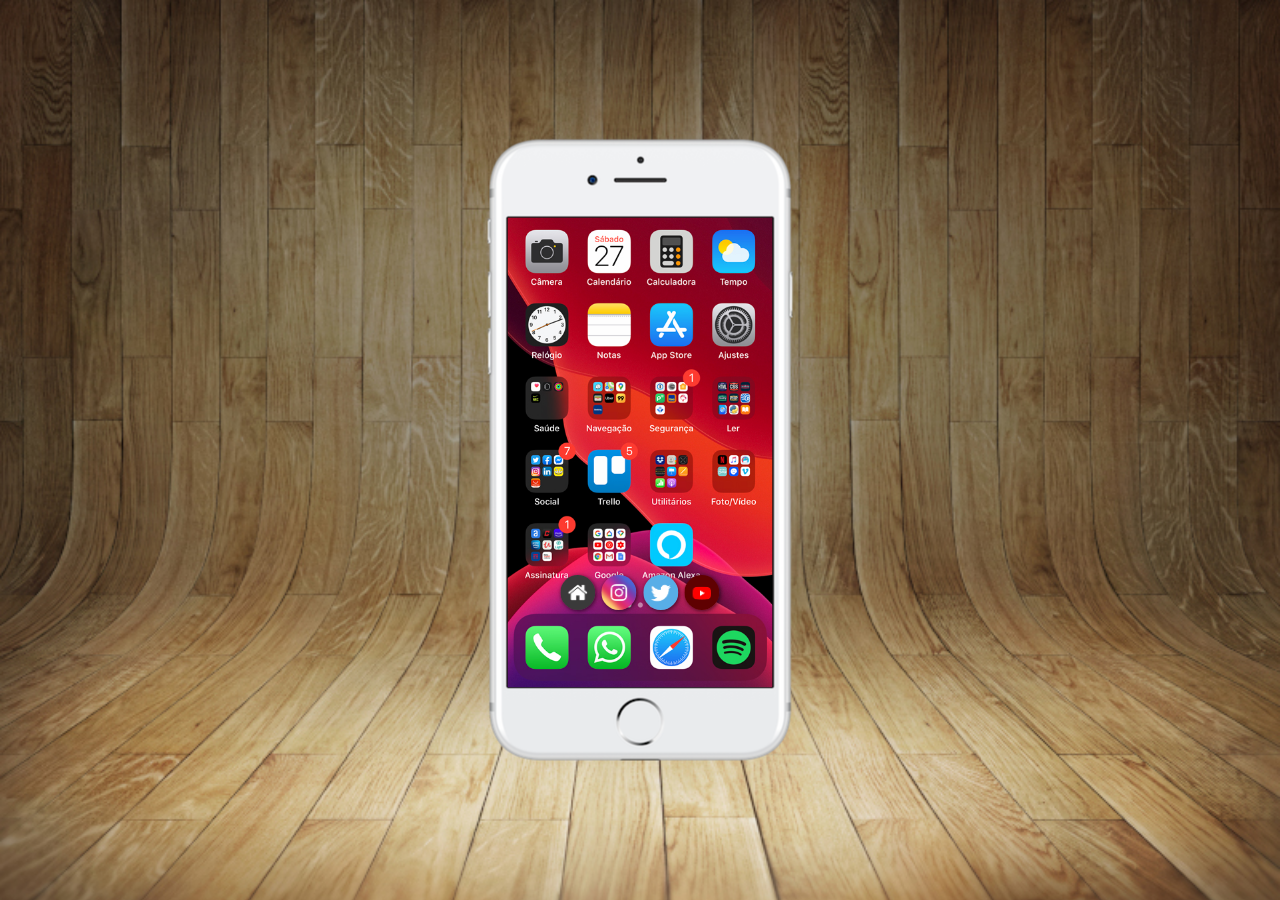
<file: index.html>
<!DOCTYPE html>
<html lang="pt-br">
<head>
    <meta charset="UTF-8">
    <meta name="viewport" content="width=device-width, initial-scale=1.0">
    <link rel="shortcut icon" href="./favicon/favicon.ico" type="image/x-icon">
    <link rel="stylesheet" href="./estilo/style.css">
    <title>Projeto Social</title>
</head>
<body>
    <main>
        <section id="telefone">
            <iframe name="tela" id="tela" src="./home.html" frameborder="0">
                <p>Seu navegador não é compatível com isso.</p>
            </iframe>
        </section>
        <section id="redes-sociais">
            <a href="./home.html" target="tela"><img src="imagens/logo-home.jpg" alt="home"></a>
            <a href="./instagram.html" target="tela"><img src="imagens/logo-instagram.jpg" alt="instagram"></a>
            <a href="./twitter.html" target="tela"><img src="imagens/logo-twitter.jpg" alt="twitter>"></a>
            <a href="./youtube.html" target="tela"><img src="imagens/logo-youtube.jpg" alt="youtube"></a>
        </section>
    </main>
</body>
</html>
</file>
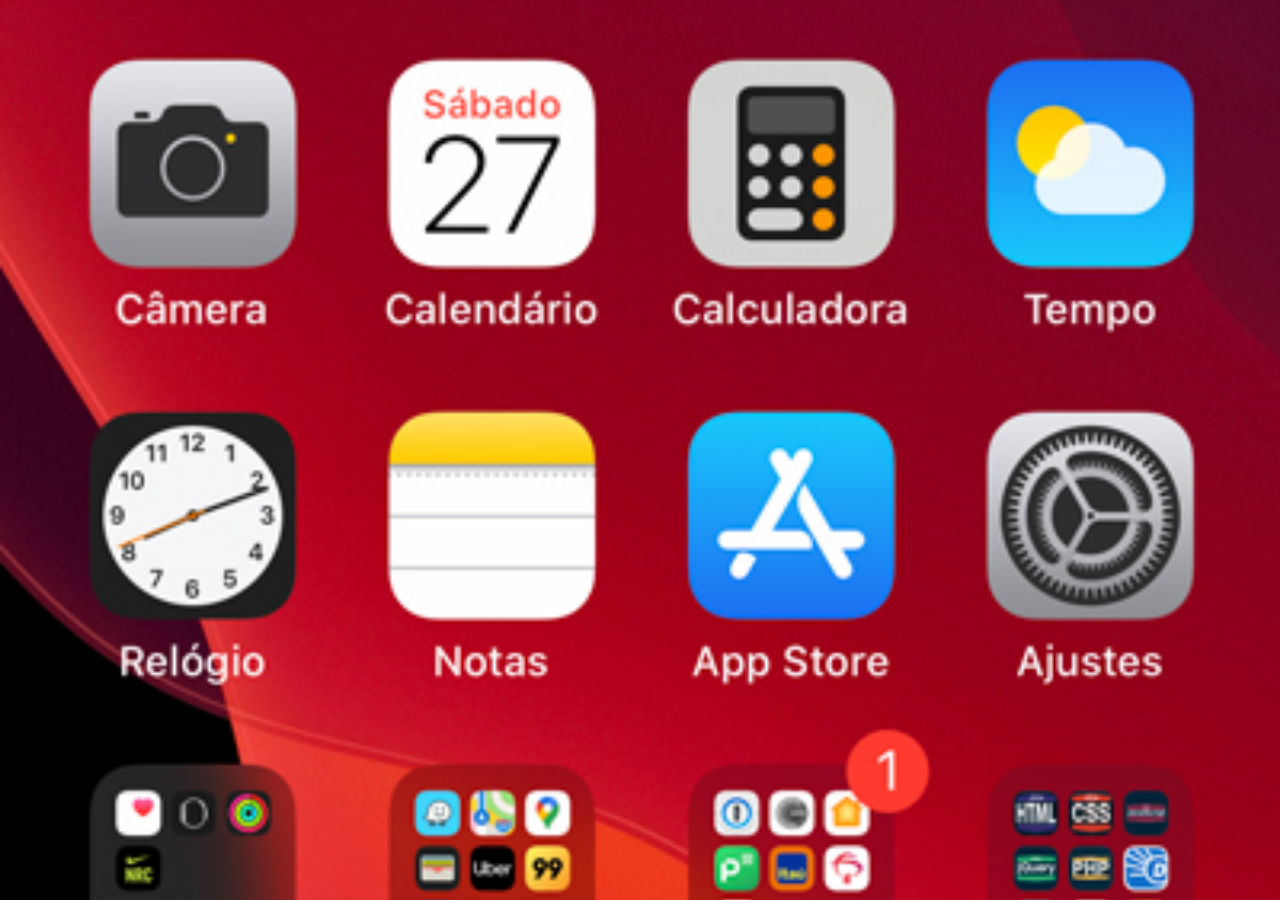
<file: home.html>
<!DOCTYPE html>
<html lang="pt-br">
<head>
    <meta charset="UTF-8">
    <meta name="viewport" content="width=device-width, initial-scale=1.0">
    <title>Home</title>
    <style>
        *{
            margin:0px;
            padding: 0px;
        }
        body{
            width: 100vw;
            height: 100vh;
            background: black url('./imagens/tela-home.jpg');
            background-size: cover;
            background-repeat: no-repeat;
            background-position: top center;
        }
    </style>
</head>
<body>
    
</body>
</html>
</file>
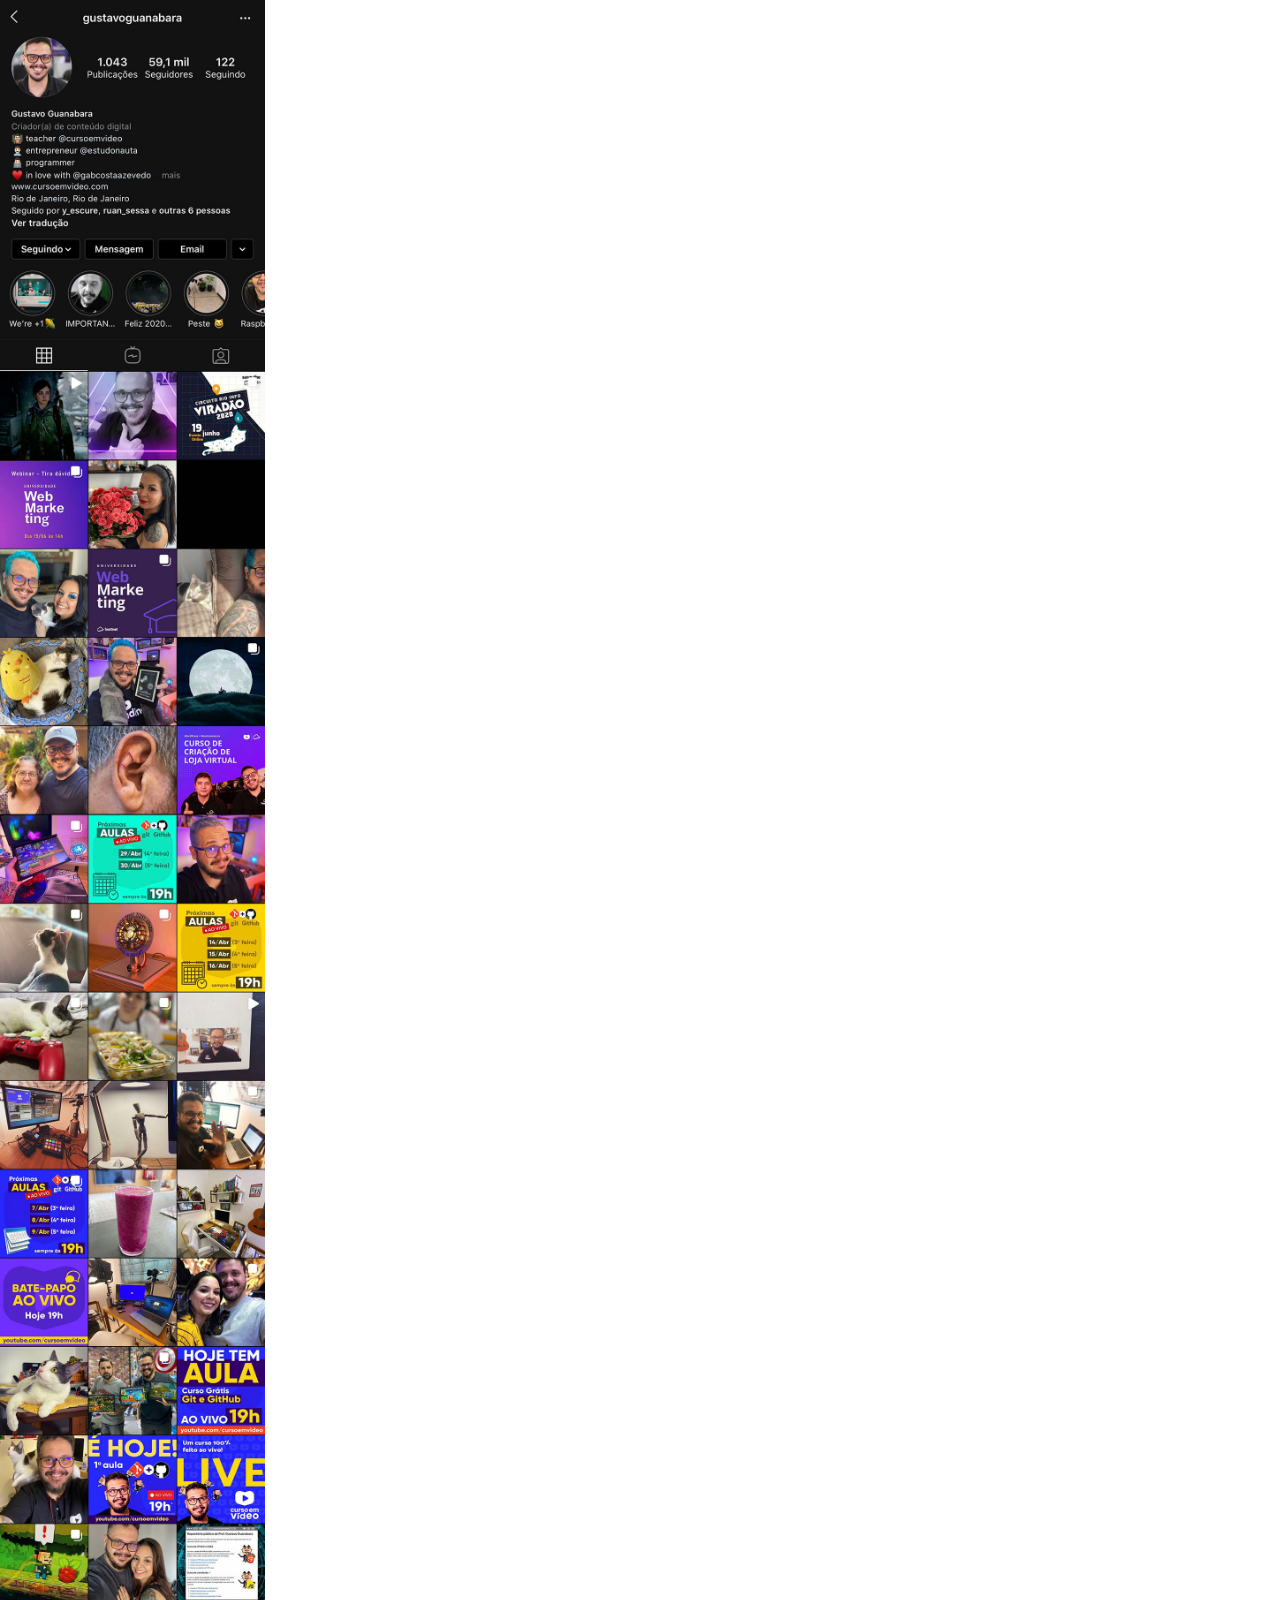
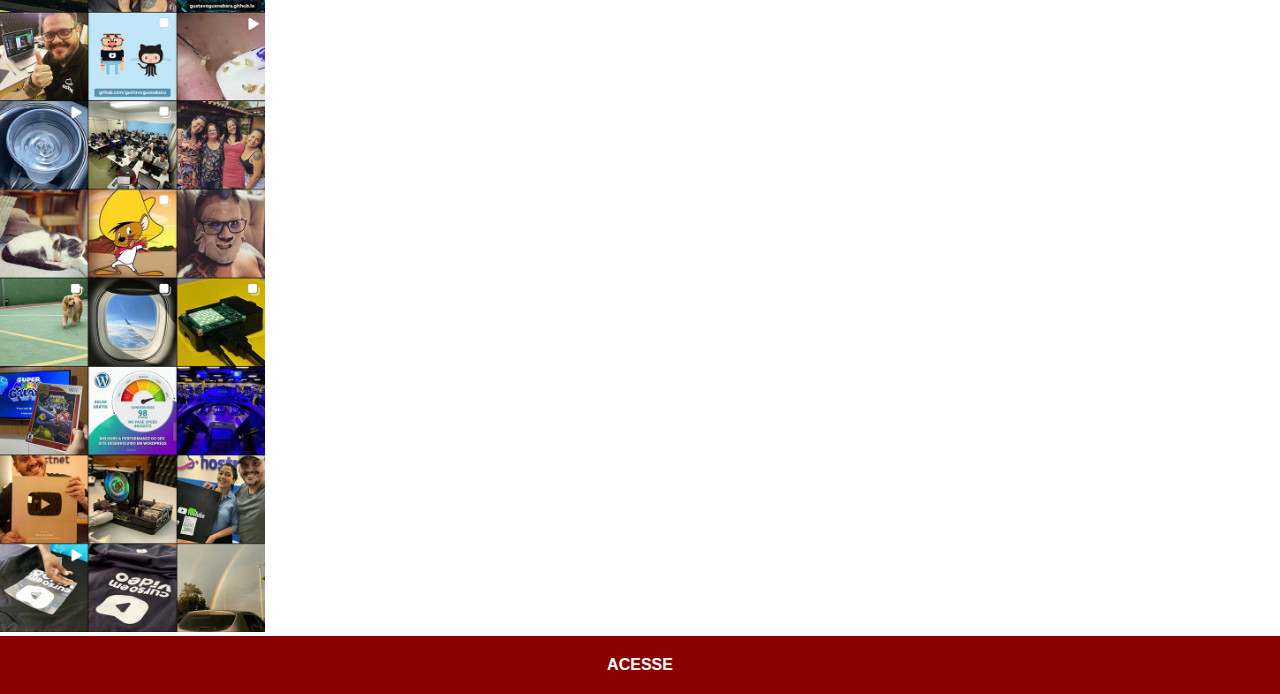
<file: instagram.html>
<!DOCTYPE html>
<html lang="pt-br">
<head>
    <meta charset="UTF-8">
    <meta name="viewport" content="width=device-width, initial-scale=1.0">
    <link rel="stylesheet" href="estilo/social.css">
    <title>instagram</title>
</head>
<body>
    <img src="imagens/tela-instagram.jpg" alt="instagram">
    <a href="https://www.instagram.com" target="_blank" rel="external">ACESSE</a>
</body>
</html>
</file>
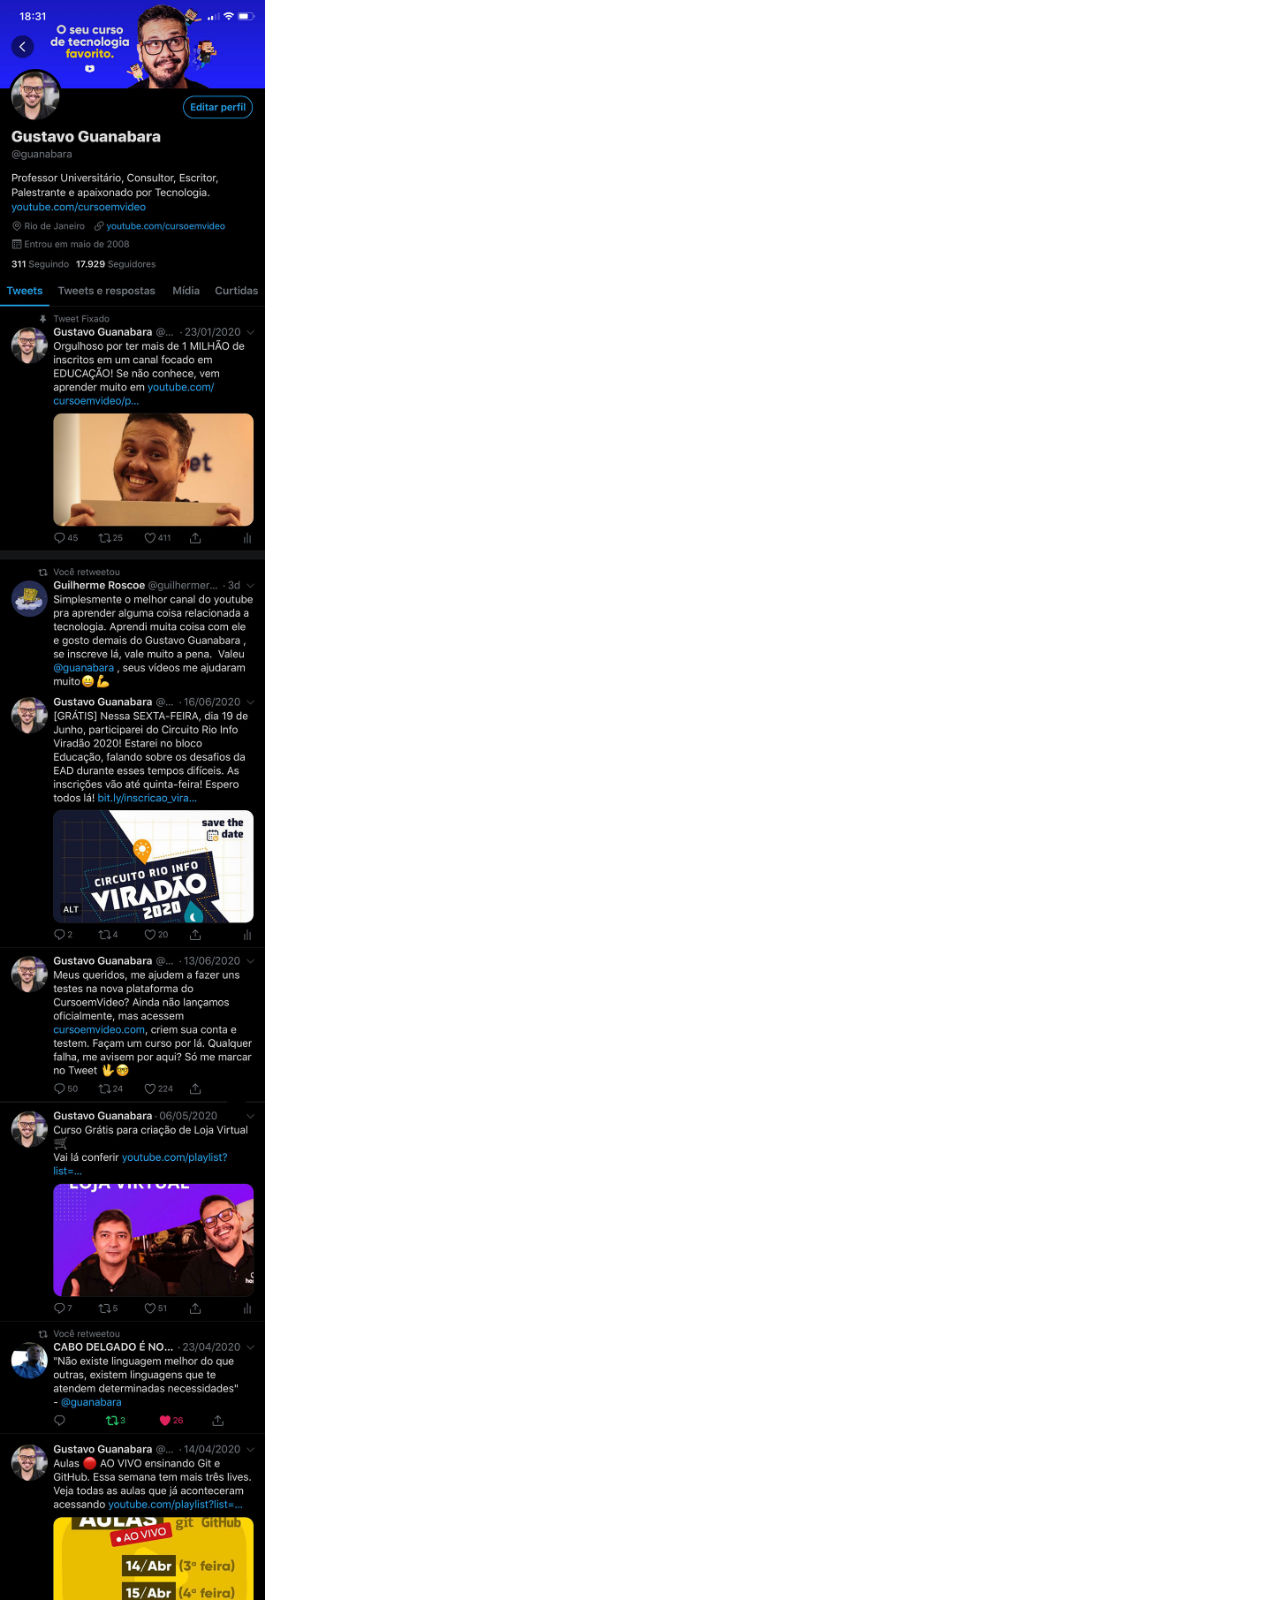
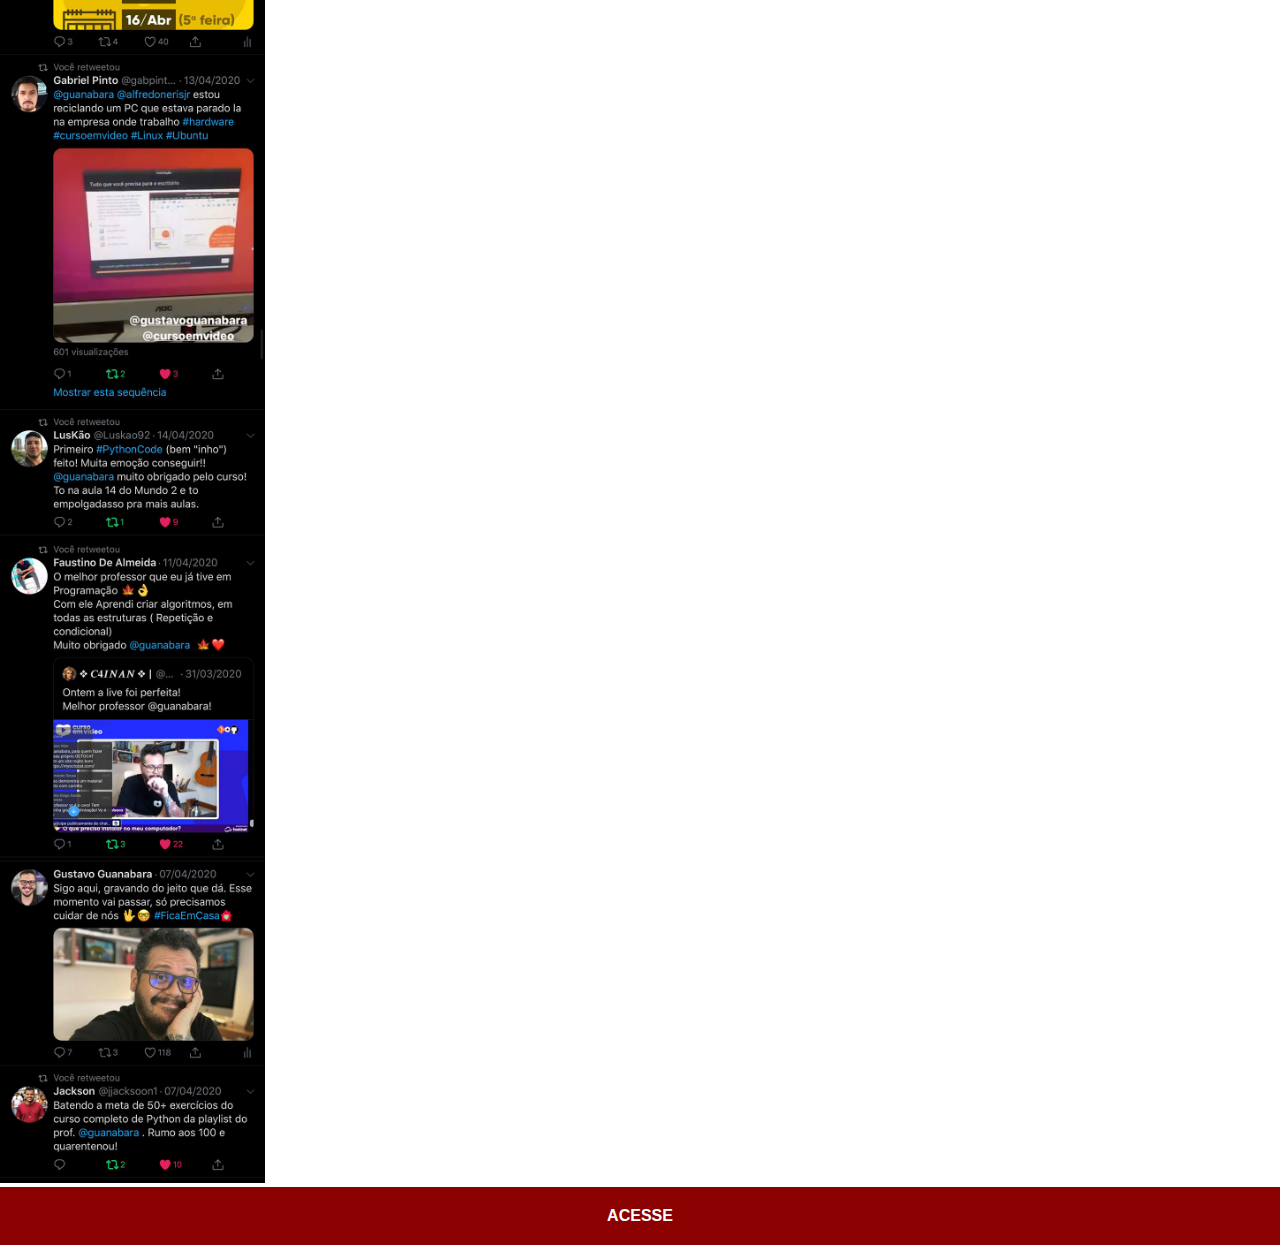
<file: twitter.html>
<!DOCTYPE html>
<html lang="pt-br">
<head>
    <meta charset="UTF-8">
    <meta name="viewport" content="width=device-width, initial-scale=1.0">
    <link rel="stylesheet" href="./estilo/social.css">
    <title>tela twitter</title>
</head>
<body>
    <img src="imagens/tela-twitter.jpg" alt="twitter">
    <a href="https://www.twitter.com" target="_blank" rel="external">ACESSE</a>
</body>
</html>
</file>
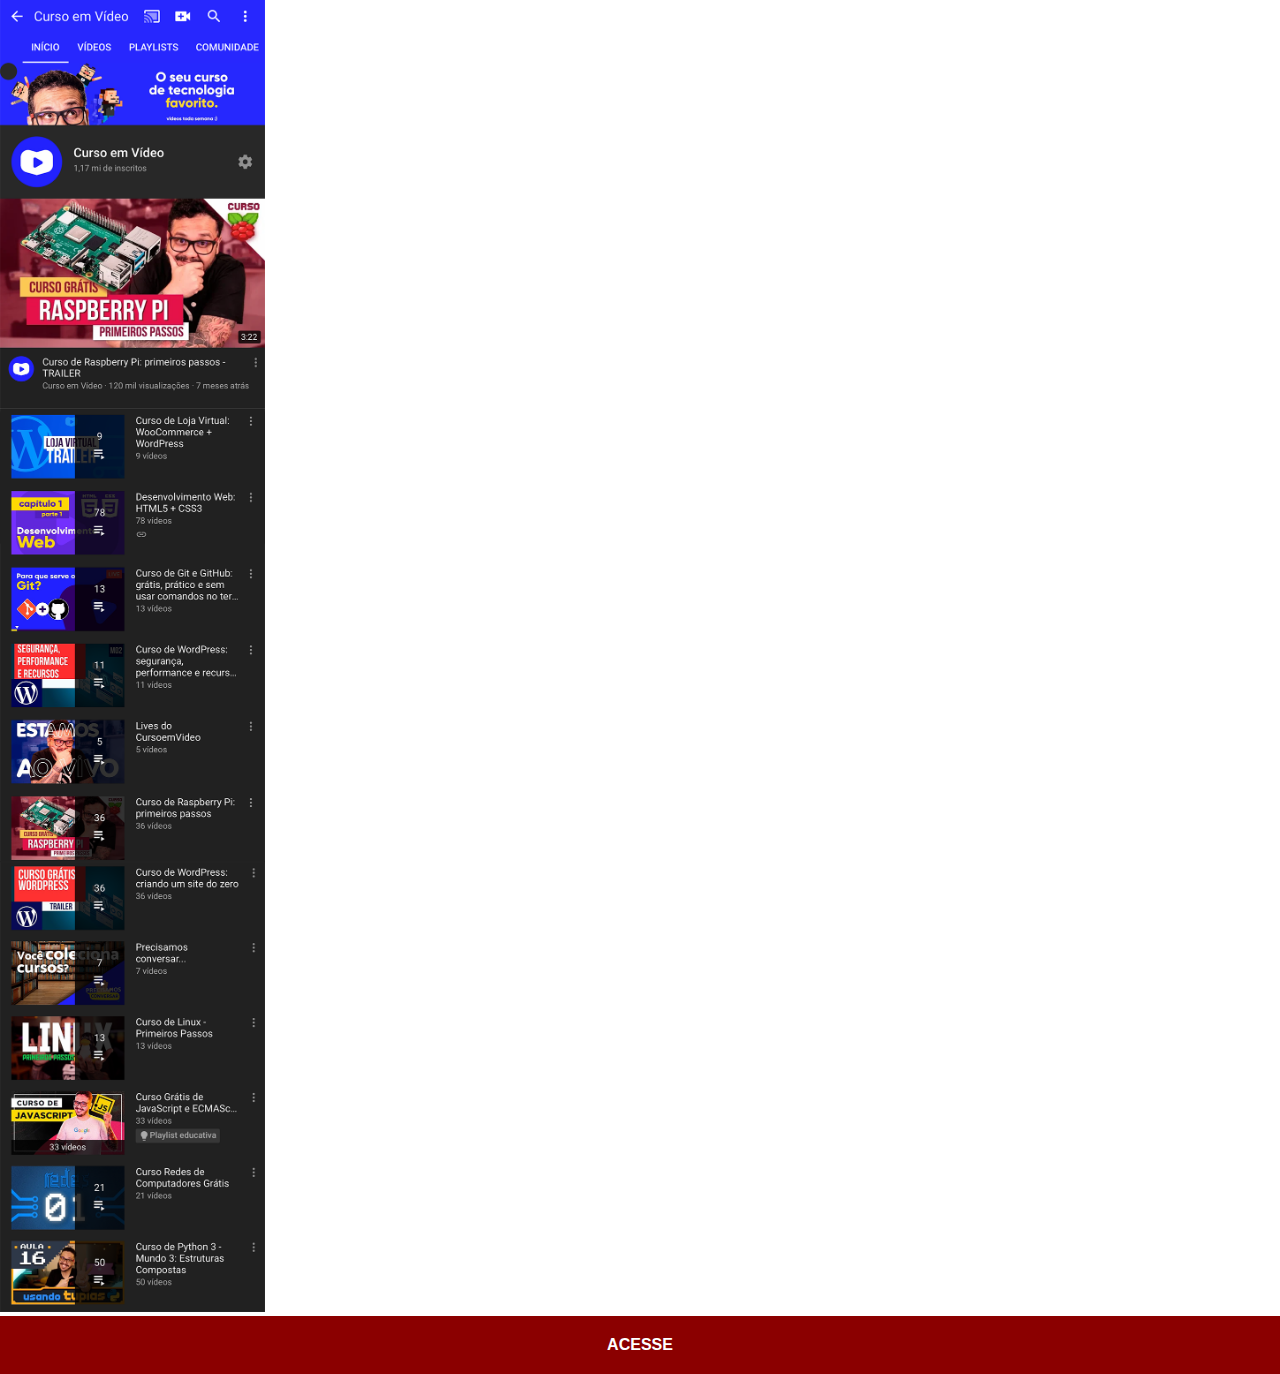
<file: youtube.html>
<!DOCTYPE html>
<html lang="pt-br">
<head>
    <meta charset="UTF-8">
    <meta name="viewport" content="width=device-width, initial-scale=1.0">
    <link rel="stylesheet" href="./estilo/social.css">
    <title>tela youtube</title>
</head>
<body>
    <img src="imagens/tela-youtube.png" alt="youtube">
    <a href="https://www.youtube.com" target="_blank" rel="external">ACESSE</a>
</body>
</html>
</file>
<file: estilo/style.css>
@charset "UTF-8";

*{
    margin: 0px;
    padding: 0px;
    font-family: Arial, Helvetica, sans-serif;
}
html, body{
    height: 100vh;
    width: 100vw;
    background-color: black;
}
body{
    background-image: url('../imagens/fundo-madeira2.jpg');
    background-size: cover;
    background-attachment: fixed;
    background-position:top center;
    background-repeat: no-repeat;
}
main{
    position: relative;
    height: 100vh;
}
section#telefone{
    position: absolute;
    left: 50%;
    top: 50%;
    transform: translate(-50%, -50%);

    width: 311px;
    height: 627px;
    background-image: url('../imagens/frame-iphone.png');
    background-repeat: no-repeat;
}
main>section>iframe#tela{
    position: relative;
    margin-left: 23px;
    margin-top: 81px;
    width: 265px;
    height: 470px;
}
main>section#redes-sociais{
    position: absolute;
    left: 50%;
    transform: translate(-50%, 1400%);
}
main>section#redes-sociais>a>img{
    border-radius: 50%;
    width: 35px;
    margin: 1px;
    box-shadow: 1px 1px 4px rgba(0, 0, 0, 0.644);
    box-sizing: border-box;
}
main>section#redes-sociais img:hover{
    border: 2px solid rgb(255, 255, 255);
    transform: translate(-2px, -2px);
    box-shadow: 2px 2px 4px rgba(0, 0, 0, 0.644);
    transition: transform .3s, border .2s ;
}
main>section#redes-sociais img:active{
    border: 2px solid rgb(255, 255, 255);
}
</file>
<file: estilo/social.css>
@charset "UTF-8";

*{
    margin: 0px;
    padding: 0px;
    font-family: Arial, Helvetica, sans-serif;
}
::-webkit-scrollbar{
    width: 0px;
    height: 0px;
}
img{
    width:265px;
}
a{
    display: block;
    background-color: darkred;
    color: white;
    text-align: center;
    padding: 20px;
    text-decoration: none;
    font-weight: bold;
}
a:hover{
    background-color: red;
}
</file>
